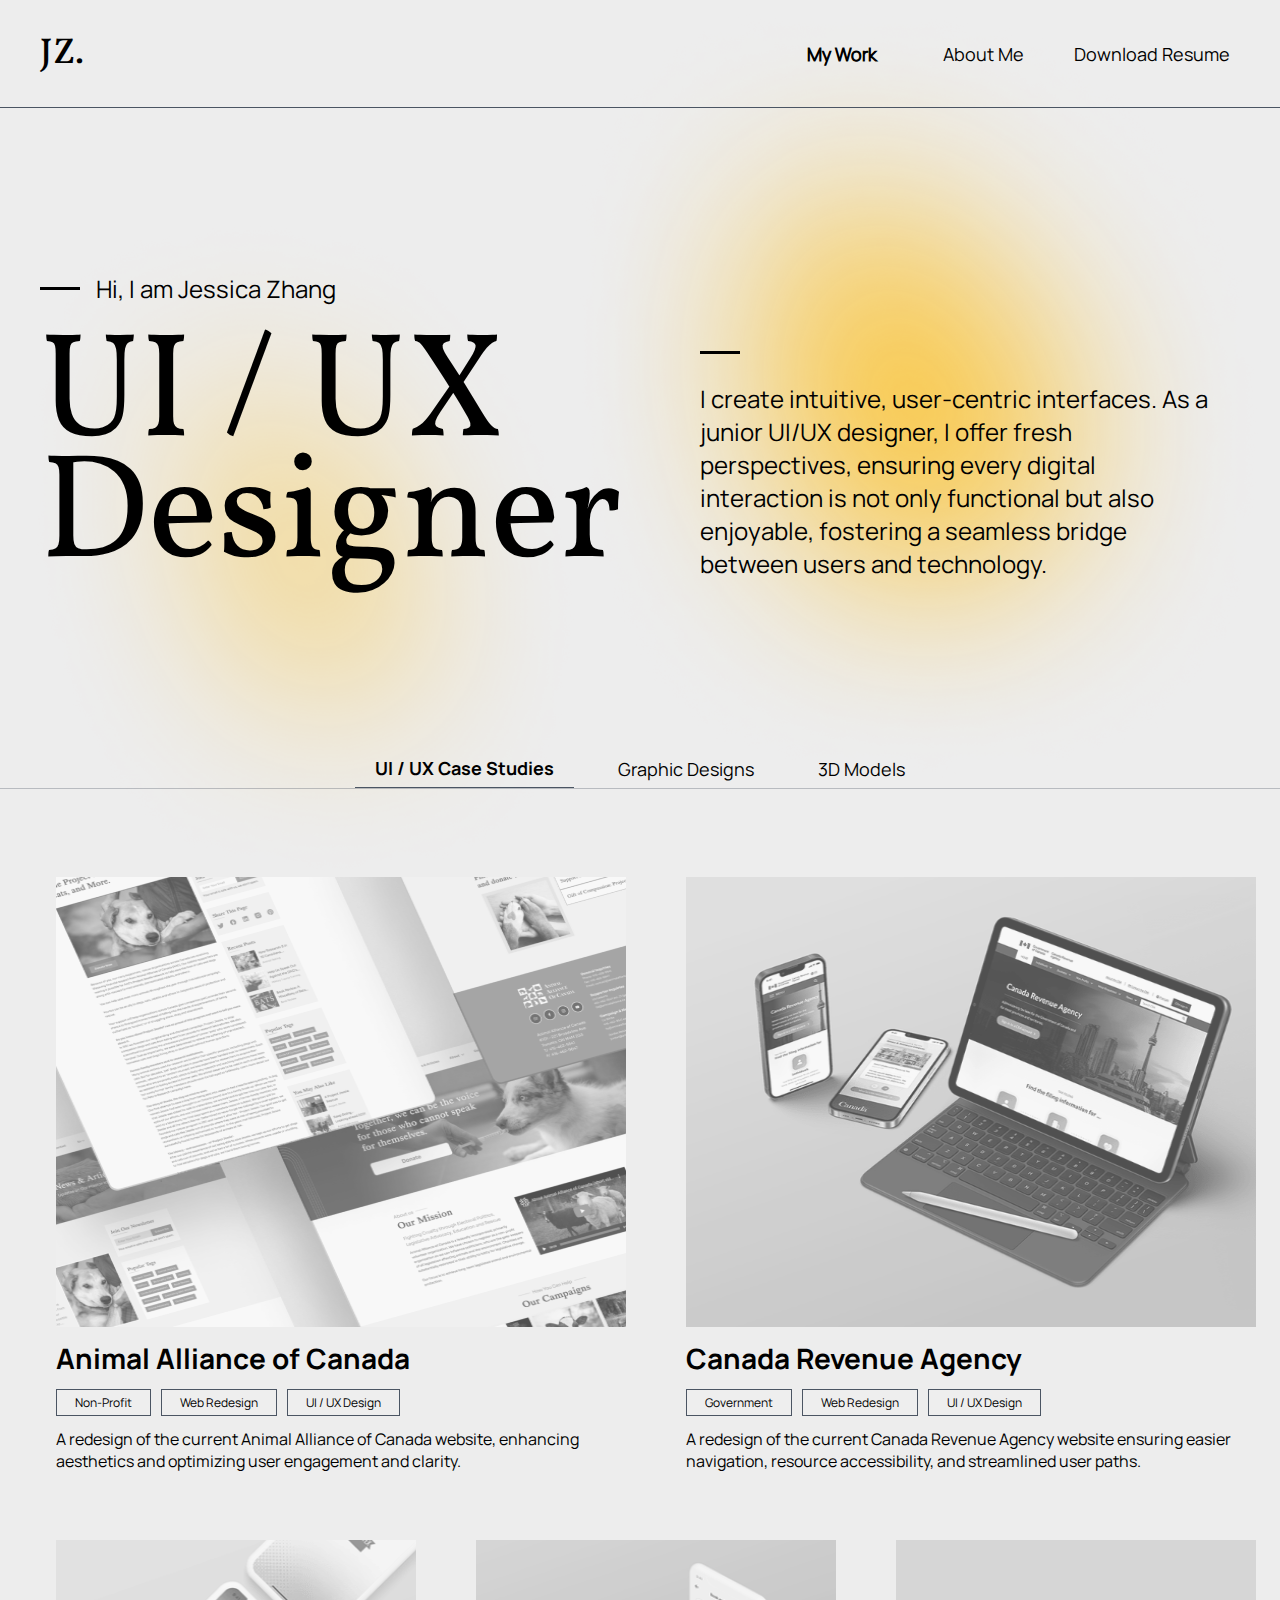
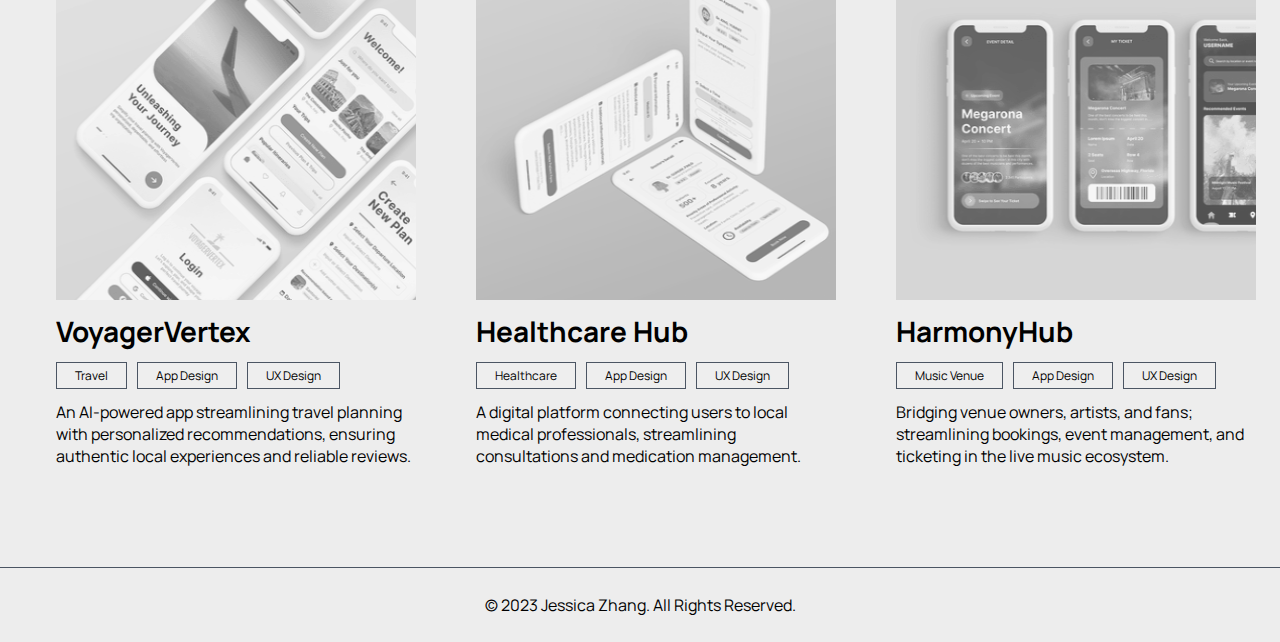
<file: index.html>
<!DOCTYPE html>
<html lang="en">

<head>
  <meta charset="UTF-8">
  <meta name="viewport" content="width=device-width, initial-scale=1.0">
  <link href="css/style.css" rel="stylesheet" type="text/css">
  <link href="https://fonts.googleapis.com/css2?family=Vollkorn:wght@400;700&family=Manrope:wght@400;700&display=swap" rel="stylesheet">
  <title>Jessica Zhang's Portfolio</title>
  <style>
    ::-moz-selection { /* for firefox */
        color: #ffffff;
        background: #ee7f00;
    }
    ::selection { /* for other browser*/
        color: #ffffff; 
        background: #ee7f00;
    }
  </style>
</head>

<body>
  
  <header>
    <div class="navbarcontainer">
      <div class="navbarcontainercontainer">
        <div class="logo">JZ.</div>
        <nav>
          <ul>
            <li><div class="headnavcurrent">My Work</div></li>
            <li><a href="2about.html">About Me</a></li>
            <li><a href="#">Download Resume</a></li>
          </ul>
        </nav>
      </div>
    </div>
  </header>

  <main>
    <section class="heroimage">
      <div class="appenrently-i-need-another-div-to-center-this">
        <div class="hero2column">
          <div class="herocolumnA">
            <div class="withinheroclumnA">
              <img src="images/Vectors-Wrapper.svg" alt="Vectorsvg">
              <h2>Hi, I am Jessica Zhang</h2>
            </div>
            <h1>UI / UX Designer</h1>
          </div>
          <div class="herocolumnB">
            <img src="images/Vectors-Wrapper.svg" alt="Vectorsvg">
            <h2>I create intuitive, user-centric interfaces. As a junior UI/UX designer, I offer fresh perspectives, ensuring every digital interaction is not only functional but also enjoyable, fostering a seamless bridge between users and technology.</h2>
          </div>
        </div>
      </div>
    </section>

    <section class="portfolio-categories">
      <div class="portfolio-categories-centered">
        <a href="#" class="current"> UI / UX Case Studies </a>
        <a href="#" class="not-current"> Graphic Designs</a>
        <a href="#" class="not-current"> 3D Models</a>
      </div>
    </section>

    <section class="portfolio-items">
      <div class="div-for-centering">
      <div class="card-front-row">
        <!-- Card 1 -->
        <div class="card">
          <div class="card-image">
              <img src="images/port1.png" alt="Project Image">
          </div>
          <h2>Animal Alliance of Canada</h2>
            <div class="tags">
              <span>Non-Profit</span>
              <span>Web Redesign</span>
              <span>UI / UX Design</span>
          </div>
          <p>A redesign of the current Animal Alliance of Canada website, enhancing aesthetics and optimizing user engagement and clarity.</p>
        </div>

        <!-- Card 2 -->
        <div class="card">
          <div class="card-image">
              <img src="images/port2.png" alt="Project Image">
          </div>
          <h2>Canada Revenue Agency</h2>
           <div class="tags">
             <span>Government</span>
             <span>Web Redesign</span>
             <span>UI / UX Design</span>
          </div>
          <p>A redesign of the current Canada Revenue Agency website ensuring easier navigation, resource accessibility, and streamlined user paths.</p>
        </div>
      </div>

      <div class="card-second-row">
        <!-- Card 3 -->
        <div class="card">
          <div class="card-image">
              <img src="images/port3.png" alt="Project Image">
          </div>
          <h2>VoyagerVertex</h2>
            <div class="tags">
             <span>Travel</span>
             <span>App Design</span>
             <span>UX Design</span>
          </div>
          <p>An AI-powered app streamlining travel planning with personalized recommendations, ensuring authentic local experiences and reliable reviews.</p>
        </div>

        <!-- Card 4 -->
        <div class="card">
          <div class="card-image">
              <img src="images/port4.png" alt="Project Image">
          </div>
          <h2>Healthcare Hub</h2>
           <div class="tags">
             <span>Healthcare</span>
             <span>App Design</span>
             <span>UX Design</span>
          </div>
          <p>A digital platform connecting users to local medical professionals, streamlining consultations and medication management.</p>
        </div>

        <!-- Card 5 -->
        <div class="card">
          <div class="card-image">
              <img src="images/port5.png" alt="Project Image">
          </div>
          <h2>HarmonyHub</h2>
           <div class="tags">
             <span>Music Venue</span>
             <span>App Design</span>
             <span>UX Design</span>
          </div>
          <p>Bridging venue owners, artists, and fans; streamlining bookings, event management, and ticketing in the live music ecosystem.</p>
        </div>
      </div>
      </div>
    </section>
  </main>

  <footer>
    <p>&copy; 2023 Jessica Zhang. All Rights Reserved.</p>
  </footer>

</body>

</html>
</file>
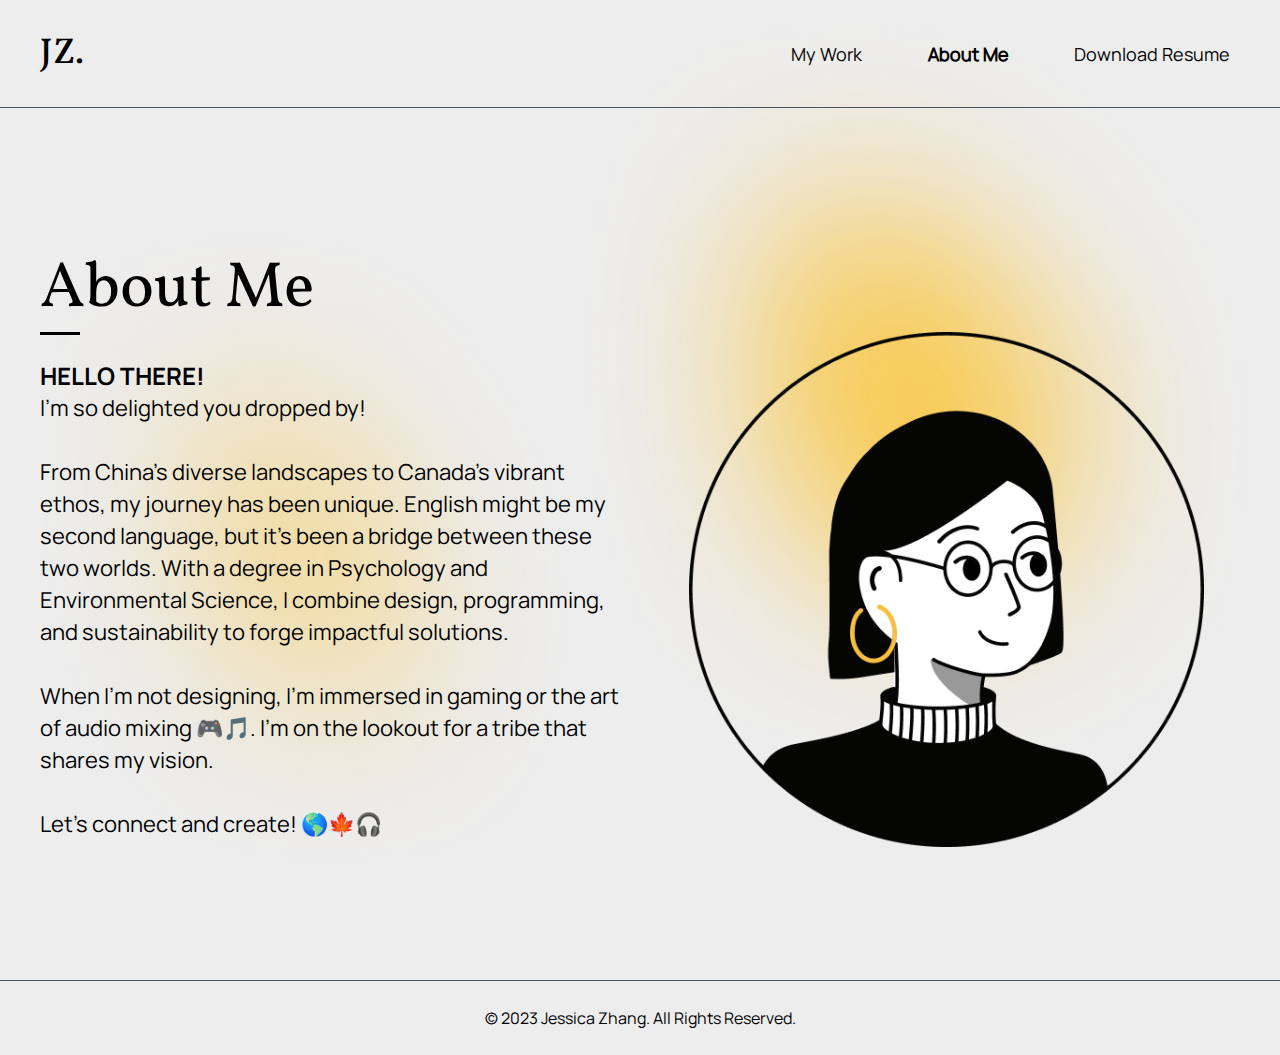
<file: 2about.html>
<!DOCTYPE html>
<html lang="en">

<head>
  <meta charset="UTF-8">
  <meta name="viewport" content="width=device-width, initial-scale=1.0">
  <link href="css/style.css" rel="stylesheet" type="text/css">
  <link href="https://fonts.googleapis.com/css2?family=Vollkorn:wght@400;700&family=Manrope:wght@400;700&display=swap" rel="stylesheet">
  <title>About Me: Jessica Zhang</title>
  <style>
      ::-moz-selection { /* for firefox */
          color: #ffffff;
          background: #ee7f00;
      }
      ::selection { /* for other browser*/
          color: #ffffff; 
          background: #ee7f00;
      }
  </style>
</head>
  
<body>
  
    <header>
      <div class="navbarcontainer">
        <div class="navbarcontainercontainer">
          <div class="logo">JZ.</div>
          <nav>
            <ul>
              <li><a href="index.html">My Work</a></li>
              <li><div class="headnavcurrent">About Me</div></li>
              <li><a href="#">Download Resume</a></li>
            </ul>
          </nav>
        </div>
      </div>
    </header>

    <main>
      <section class="aboutme">
          <div class="containeraboutme">
              <h1>About Me</h1>
              <div class="aboutme_2column">
                <div class="aboutmecolumnA">
                  <img src="images/Vectors-Wrapper.svg" alt="Vectorsvg">
                  <h3>HELLO THERE!</h3>
                  <h2>I'm so delighted you dropped by!
                    <br>
                    <br>
                    From China's diverse landscapes to Canada's vibrant ethos, my journey has been unique. English might be my second language, but it's been a bridge between these two worlds. With a degree in Psychology and Environmental Science, I combine design, programming, and sustainability to forge impactful solutions.
                    <br>
                    <br>
                    When I'm not designing, I'm immersed in gaming or the art of audio mixing 🎮🎵. I'm on the lookout for a tribe that shares my vision.
                    <br>
                    <br>
                    Let's connect and create! 🌎🍁🎧</h2>
                </div>
                <div class="aboutmecolumnB">
                  <img src="images/Avatar550.png" alt="Avatar" loading="lazy" width="515">
                </div>
              </div>
          </div>
      </section>
    </main>
    
    <footer>
      <p>&copy; 2023 Jessica Zhang. All Rights Reserved.</p>
    </footer>

  </body>
  </html>
</file>
<file: css/style.css>
body {
  font-family: 'Manrope', sans-serif;
  margin: 0;
  padding: 0;
  background-color: #ededed;
  background-image: url('../images/bk_yellow.png');
  background-repeat: no-repeat; 
  background-size: cover;
  background-attachment: fixed;
  background-position: center;
}

.navbarcontainer {
  width: 100%;
  height: 107px;
  justify-content: center;
  align-items: center;
  display: flex;
}

.navbarcontainercontainer {
  width: 100%;
  max-width: 1200px;
  justify-content: space-between;
  align-items: center;
  display: flex;
}

.headnavcurrent {
  text-decoration: none;
  color: black;
  transition: color 0.3s;
  font-size: 18px;
  font-weight: 300;
  position: relative; 
  outline-offset: 0px;
  -webkit-text-stroke-width: 1px;
  border-bottom: 0 #000;
  outline: 3px #000;
  padding-right: 26px;
  padding-left: 26px;
}

header {
  width: 100%;
  height: 107px;
  border: 0 solid #4b5563;
  border-bottom-width: 1px;
  justify-content: center;
  align-items: flex-start;
  display: flex;
}

.logo {
  font-size: 36px;
  font-weight: 500;
  margin: 0;
  font-family: 'Vollkorn', serif;
  letter-spacing: 0.5px;
}

nav ul {
  display: flex;
  gap: 30px;
  list-style-type: none;
  padding: 0;
}

nav a {
  text-decoration: none;
  color: black;
  transition: color 0.3s;
  font-size: 18px;
  font-weight: 400;
  padding: 10px 10px;
  position: relative; 
}

nav a:hover {
  outline-offset: 0px;
  color: #ee7f00;
  -webkit-text-stroke-width: 1px;
  border-bottom: 0 #000;
  outline: 3px #000;
}

h1 {
  font-family: Vollkorn, sans-serif;
  font-size: 148px;
  font-weight: 400;
  line-height: 82.34%;
  margin-top: 12px;
  margin-bottom: 0px;
}

h2 {
  font-family: 'Manrope', sans-serif;
  font-size: 24px;
  font-weight: 400;
  margin-bottom: 20px;
}

.heroimage {
  width: 100%;
  grid-column-gap: 24px;
  grid-row-gap: 24px;
  flex-direction: column;
  justify-content: flex-start;
  align-items: center;
  padding-top: 120px;
  display: flex;
}

.appenrently-i-need-another-div-to-center-this {
  width: auto;
  max-width: 1200px;
  flex-direction: column;
  justify-content: flex-start;
  align-items: center;
  padding-top: 24px;
  padding-bottom: 24px;
  display: flex;
}

.hero2column {
  grid-column-gap: 24px;
  grid-row-gap: 24px;
  flex: 0 auto;
  justify-content: flex-start;
  align-items: flex-start;
  display: flex;
}

.herocolumnA {
  width: 100%;
  max-width: 620px;
  flex-direction: column;
  justify-content: flex-start;
  align-items: flex-start;
  display: flex;
}

.withinheroclumnA{
  grid-column-gap: 16px;
  flex: 0 auto;
  justify-content: flex-start;
  align-items: center;
  display: flex;
}

.herocolumnB {
  width: 100%;
  height: 332px;
  max-width: 516px;
  grid-column-gap: 16px;
  grid-row-gap: 8px;
  flex-direction: column;
  justify-content: flex-end;
  align-items: flex-start;
  padding: 16px 24px 24px;
  display: flex;
}

.portfolio-categories {
  width: 100%;
  height: 140px;
  grid-column-gap: 340px;
  grid-row-gap: 340px;
  justify-content: center;
  align-items: flex-end;
  display: flex;
  border: 0 solid rgba(75,85,99,0.33);
  border-bottom-width: 1px;
}

.portfolio-categories-centered {
  height: 40px;
  grid-column-gap: 24px;
  grid-row-gap: 20px;
  flex: 0 auto;
  justify-content: center;
  align-items: flex-end;
  line-height: 18px;
  display: flex;
}

.portfolio-categories-centered .current {
  font-size: 18px; 
  font-weight: 700; 
  max-width: 1236px; 
  border: 0 solid #4b5563;
  border-bottom-width: 1px;
}

.portfolio-categories-centered .not-current {
  font-size: 18px; 
  font-weight: 400; 
  max-width: 1236px;
}

.portfolio-categories-centered .current {
  color: black;
  text-decoration: none;
  padding: 10px 20px;
  transition: background-color 0.3s;
}

.portfolio-categories-centered .not-current {
  color: black;
  text-decoration: none;
  padding: 10px 20px;
  transition: background-color 0.3s;
}

.portfolio-categories-centered .not-current:hover {
  color: white;
  background-color: rgba(238, 127, 0, 0.5)
  ;
}

.portfolio-items {
  width: auto;
  flex-direction: column;
  justify-content: flex-start;
  align-items: center;
  padding-top: 72px;
  padding-bottom: 72px;
  display: flex;
}

.div-for-centering{
  max-width: 1200px;
  width: auto;
  grid-row-gap: 24px;
  flex-direction: column;
  justify-content: flex-start;
  align-items: flex-start;
  display: flex;
}

.card-front-row, .card-second-row {
  display: grid;
  gap: 60px;
  width: auto; 
  max-width: 1200px;
}

.card-front-row {
  grid-template-columns: repeat(2, 1fr);
}

.card-second-row {
  grid-template-columns: repeat(3, 1fr);
}

.card {
  width: 100%;
  background-color: rgba(237, 237, 237, 0.33);
  border: 0 solid #4b5563;
  padding: 16px;
  overflow: hidden;
  transition: all 0.3s;
}

.card h2 {
  font-size: 28px;
  font-weight: 700;
  margin-bottom: 12px;
  margin-top: 12px;
}

.card p {
  margin-bottom: 12px;
  margin-top: 12px;
}

.card:hover {
  border: 0 solid #000;
  outline: 1px solid #4b5563;
  background-color: rgba(237, 237, 237, 0.66);
}

.card-image img {
  width: 100%;
  height: auto;
  display: block;
  filter: grayscale(100%);
  opacity: .66;
  transition: all 0.3s;
}

.card-image img:hover {

  filter: grayscale(0%);
  opacity: 1;
  transition: all 0.3s;
}

.card-front-row .card:nth-of-type(1) .card-image img,
.card-front-row .card:nth-of-type(2) .card-image img{
  height: 450px;
}

.card-second-row .card:nth-of-type(1) .card-image img,
.card-second-row .card:nth-of-type(2) .card-image img,
.card-second-row .card:nth-of-type(3) .card-image img{
  aspect-ratio: auto;
  height: 360px;
}

.tags {
  display: flex;
  gap: 10px;
}

.tags span {
  background: #eee;
  border: 1px solid #4b5563;
  padding: 4px 18px;
  font-size: 12px;
}

footer {
  text-align: center;
  padding: 10px 0;
  border: 0 solid #4b5563;
  border-top-width: 1px;
}

.aboutme{
  width: 100%;
  grid-column-gap: 24px;
  grid-row-gap: 24px;
  flex-direction: column;
  justify-content: flex-start;
  align-items: center;
  padding-top: 120px;
  display: flex;
}

.containeraboutme{
  width: 100%;
  max-width: 1200px;
  grid-column-gap: 16px;
  grid-row-gap: 16px;
  flex-direction: column;
  justify-content: flex-start;
  align-items: flex-start;
  padding-top: 24px;
  padding-bottom: 120px;
  display: flex;
}

.aboutme h1{
  font-size: 64px;
  font-weight: 400;
}

.aboutme_2column{
  width: 100%;
  grid-column-gap: 24px;
  grid-row-gap: 24px;
  justify-content: flex-start;
  align-items: flex-start;
  display: flex;
}

.aboutmecolumnA{
  width: 100%;
  grid-column-gap: 0px;
  grid-row-gap: 0px;
  flex-direction: column;
  align-items: flex-start;
  display: flex;
}

.aboutme h3{
  font-size: 24px;
  font-weight: 700;
  line-height: 33px;
  margin-bottom: 0px;
}

.aboutme h2{
  font-size: 22px;
  font-weight: 400;
  margin-top: 0px;
  line-height: 32px;
}

.aboutmecolumnB{
  width: 100%;
  grid-column-gap: 24px;
  grid-row-gap: 24px;
  flex-direction: column;
  justify-content: flex-start;
  align-items: center;
  padding: 0;
  display: flex;
}
</file>
